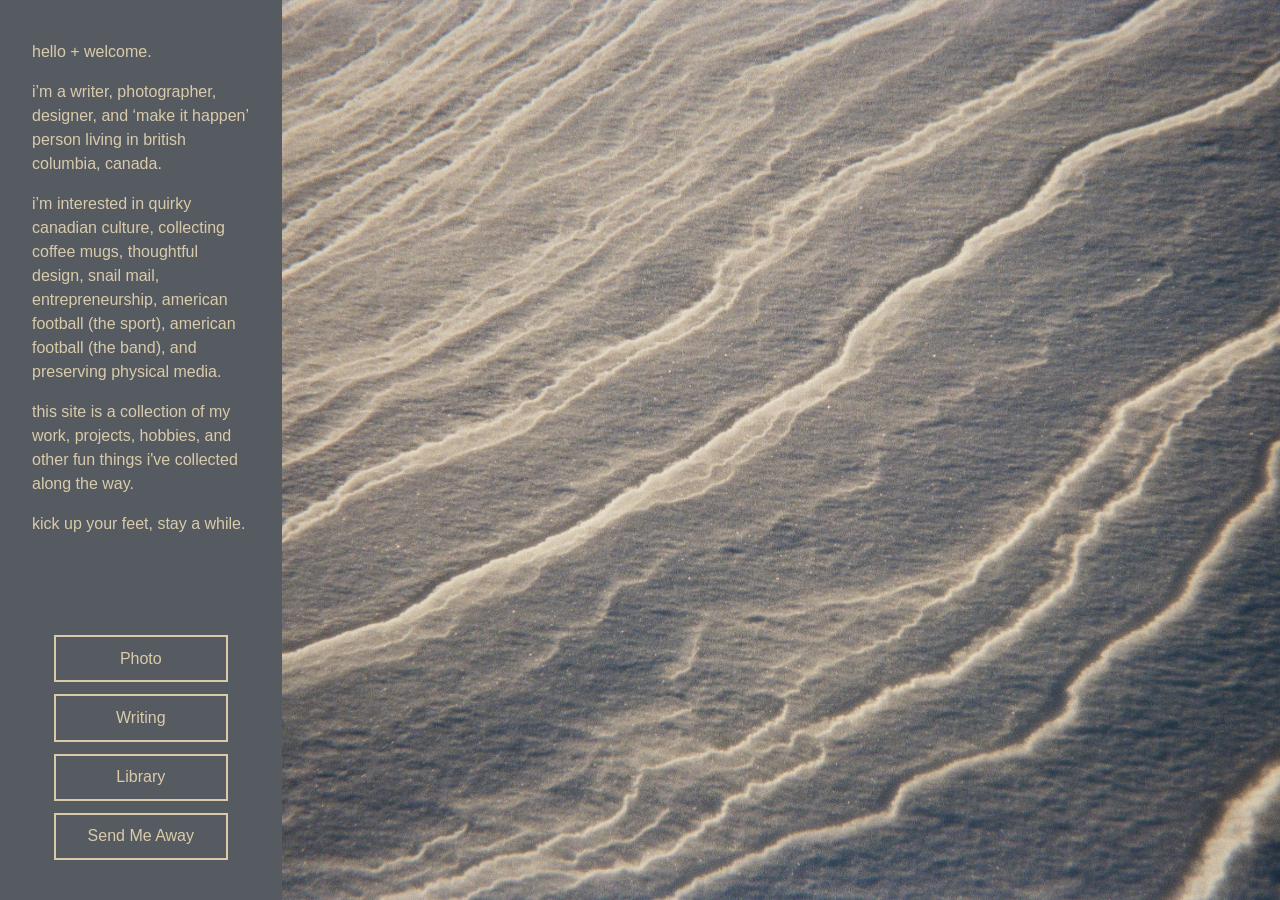
<file: index.html>
<!DOCTYPE html>
<html lang="en">
<head>
  <meta charset="UTF-8" />
  <meta name="viewport" content="width=device-width, initial-scale=1.0" />
  <title>lauren emberson</title>
  <link rel="icon" type="image/svg+xml" href="favicon.svg" />
  <link rel="stylesheet" href="css/styles.css" />
</head>
<body>

  <!-- ===================== LEFT SIDEBAR ===================== -->
  <!-- To edit the welcome text, just change the words below. -->
  <aside class="sidebar" id="sidebar">
    <div class="sidebar__intro">
      <p class="lede">hello + welcome.</p>

      <p>i’m a writer, photographer, designer, and ‘make it happen’ person
      living in british columbia, canada.</p>

      <p class="interests">i’m interested in quirky canadian culture, collecting coffee mugs,
      thoughtful design, snail mail, entrepreneurship, american football (the
      sport), american football (the band), and preserving physical media.</p>

      <p>this site is a collection of my work, projects, hobbies, and other fun
      things i've collected along the way.</p>

      <p>kick up your feet, stay a while.</p>
    </div>

    <!-- The clickable buttons at the bottom -->
    <nav class="sidebar__nav">
      <!-- Photo: opens your photography site (set the link in js/data.js) -->
      <a class="btn" id="photo-btn" href="#" target="_blank" rel="noopener">
        <span>Photo</span>
      </a>

      <!-- Writing: another page on this site -->
      <a class="btn" href="writing.html"><span>Writing</span></a>

      <!-- Library: another page on this site -->
      <a class="btn" href="library.html"><span>Library</span></a>

      <!-- Send Me Away: random link (set the list in js/data.js) -->
      <a class="btn" id="send-me-away-btn" href="#"><span>Send Me Away</span></a>
    </nav>
  </aside>

  <!-- ===================== SLIDESHOW ===================== -->
  <!-- The images are added automatically from js/data.js -->
  <main class="slideshow" id="slideshow"></main>

  <!-- Scripts: data.js must load first, then main.js -->
  <script src="js/data.js"></script>
  <script src="js/shared.js"></script>
  <script src="js/main.js"></script>
</body>
</html>
</file>
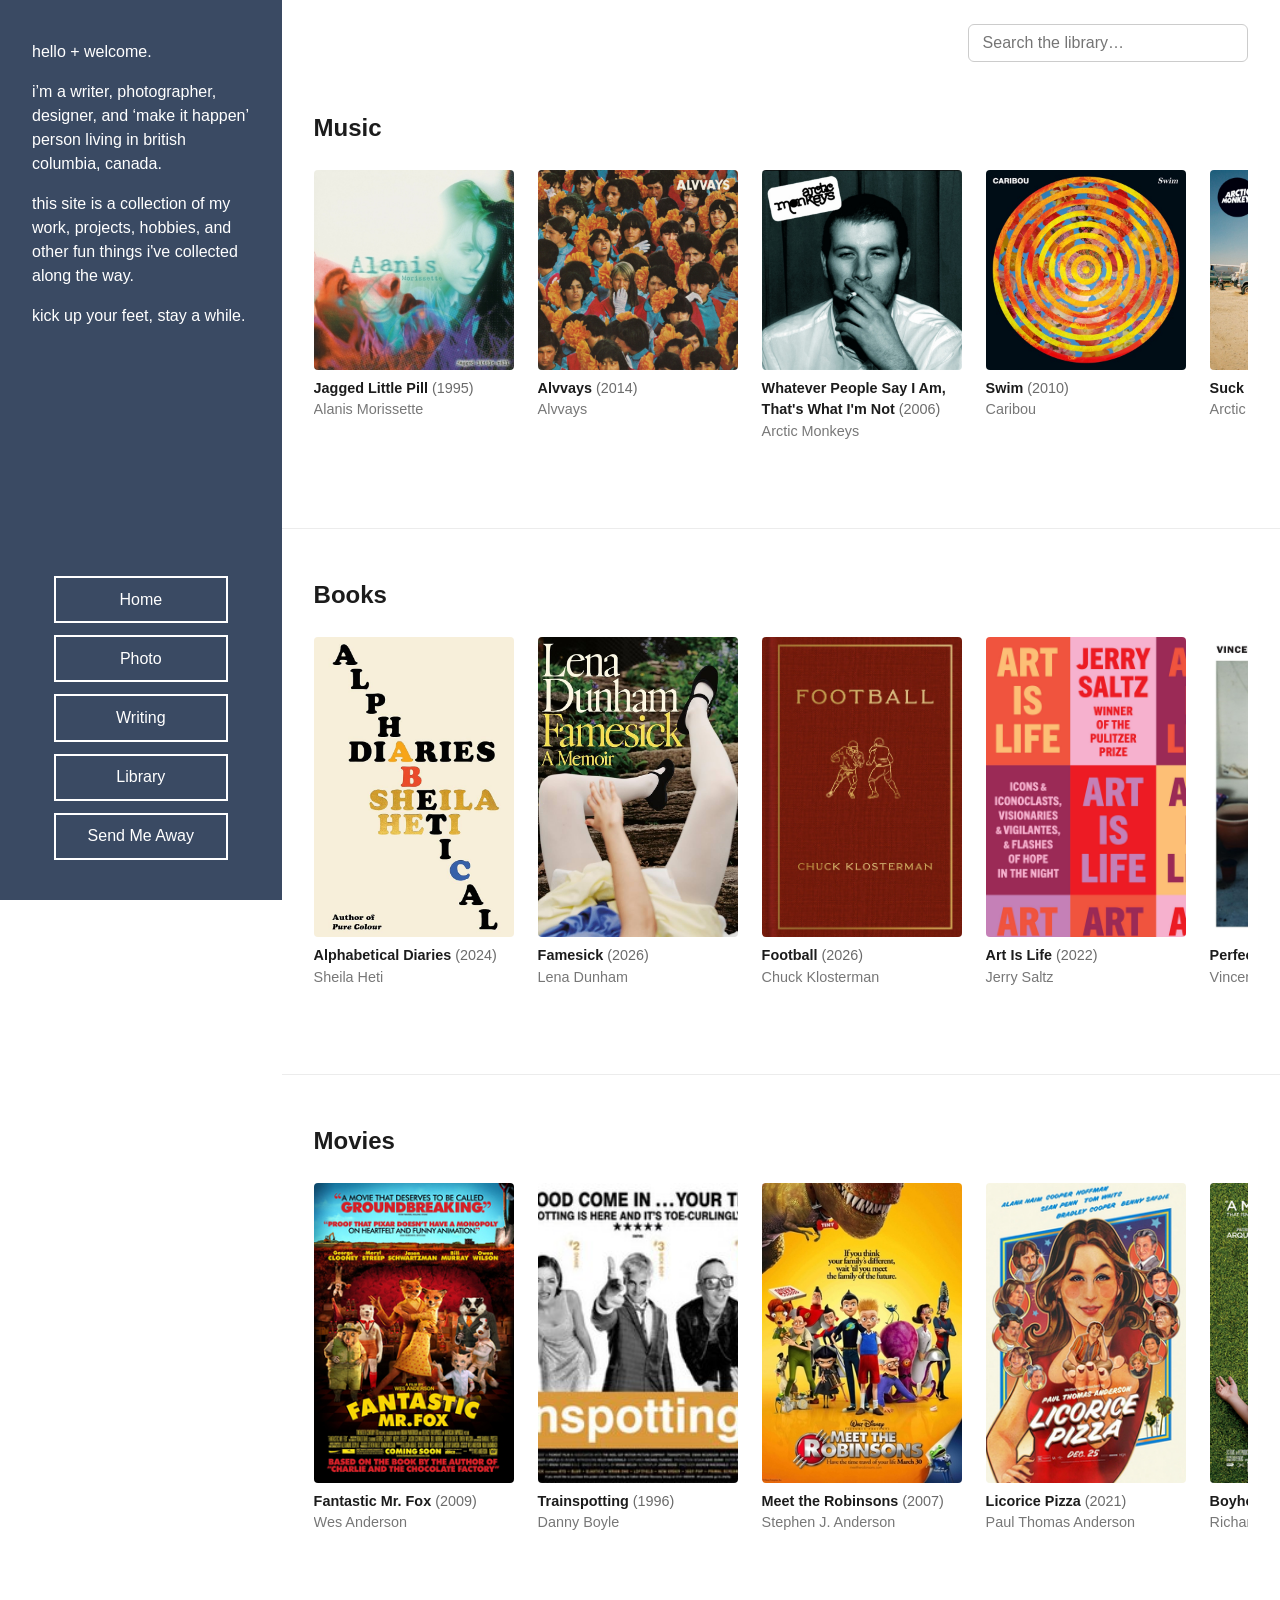
<file: library.html>
<!DOCTYPE html>
<html lang="en">
<head>
  <meta charset="UTF-8" />
  <meta name="viewport" content="width=device-width, initial-scale=1.0" />
  <title>library — lauren emberson</title>
  <link rel="icon" type="image/svg+xml" href="favicon.svg" />
  <link rel="stylesheet" href="css/styles.css" />
</head>
<body>

  <!-- ===================== LEFT SIDEBAR (same as home) ===================== -->
  <aside class="sidebar" id="sidebar">
    <div class="sidebar__intro">
      <p class="lede">hello + welcome.</p>
      <p>i’m a writer, photographer, designer, and ‘make it happen’ person
      living in british columbia, canada.</p>
      <p class="interests">i’m interested in quirky canadian culture, collecting coffee mugs,
      thoughtful design, snail mail, entrepreneurship, american football (the
      sport), american football (the band), and preserving physical media.</p>
      <p>this site is a collection of my work, projects, hobbies, and other fun
      things i've collected along the way.</p>
      <p>kick up your feet, stay a while.</p>
    </div>

    <nav class="sidebar__nav">
      <a class="btn" href="index.html"><span>Home</span></a>
      <a class="btn" id="photo-btn" href="#" target="_blank" rel="noopener">
        <span>Photo</span>
      </a>
      <a class="btn" href="writing.html"><span>Writing</span></a>
      <a class="btn" href="library.html"><span>Library</span></a>
      <a class="btn" id="send-me-away-btn" href="#"><span>Send Me Away</span></a>
    </nav>
  </aside>

  <!-- ===================== LIBRARY CONTENT ===================== -->
  <main class="content">
    <!-- Search box (top-right): typing filters every section live -->
    <div class="library-search">
      <input type="search" id="library-search-input"
             placeholder="Search the library…" aria-label="Search the library" />
    </div>

    <!-- MUSIC -->
    <section class="library-section">
      <h2 class="section-title">Music</h2>
      <div class="cover-scroller">
        <button class="scroll-btn scroll-btn--left" aria-label="scroll left">‹</button>
        <div class="cover-row" id="music-row"></div>
        <button class="scroll-btn scroll-btn--right" aria-label="scroll right">›</button>
      </div>
    </section>

    <!-- BOOKS -->
    <section class="library-section">
      <h2 class="section-title">Books</h2>
      <div class="cover-scroller">
        <button class="scroll-btn scroll-btn--left" aria-label="scroll left">‹</button>
        <div class="cover-row" id="books-row"></div>
        <button class="scroll-btn scroll-btn--right" aria-label="scroll right">›</button>
      </div>
    </section>

    <!-- MOVIES -->
    <section class="library-section">
      <h2 class="section-title">Movies</h2>
      <div class="cover-scroller">
        <button class="scroll-btn scroll-btn--left" aria-label="scroll left">‹</button>
        <div class="cover-row" id="movies-row"></div>
        <button class="scroll-btn scroll-btn--right" aria-label="scroll right">›</button>
      </div>
    </section>
  </main>

  <script>
    document.documentElement.style.setProperty('--sidebar-color', '#3a4a63');
    document.documentElement.style.setProperty('--sidebar-text', '#ffffff');
  </script>

  <script src="js/data.js"></script>
  <script src="js/shared.js"></script>
  <script src="js/movie-posters.js"></script>
  <script src="js/album-covers.js"></script>
  <script src="js/library.js"></script>
</body>
</html>
</file>
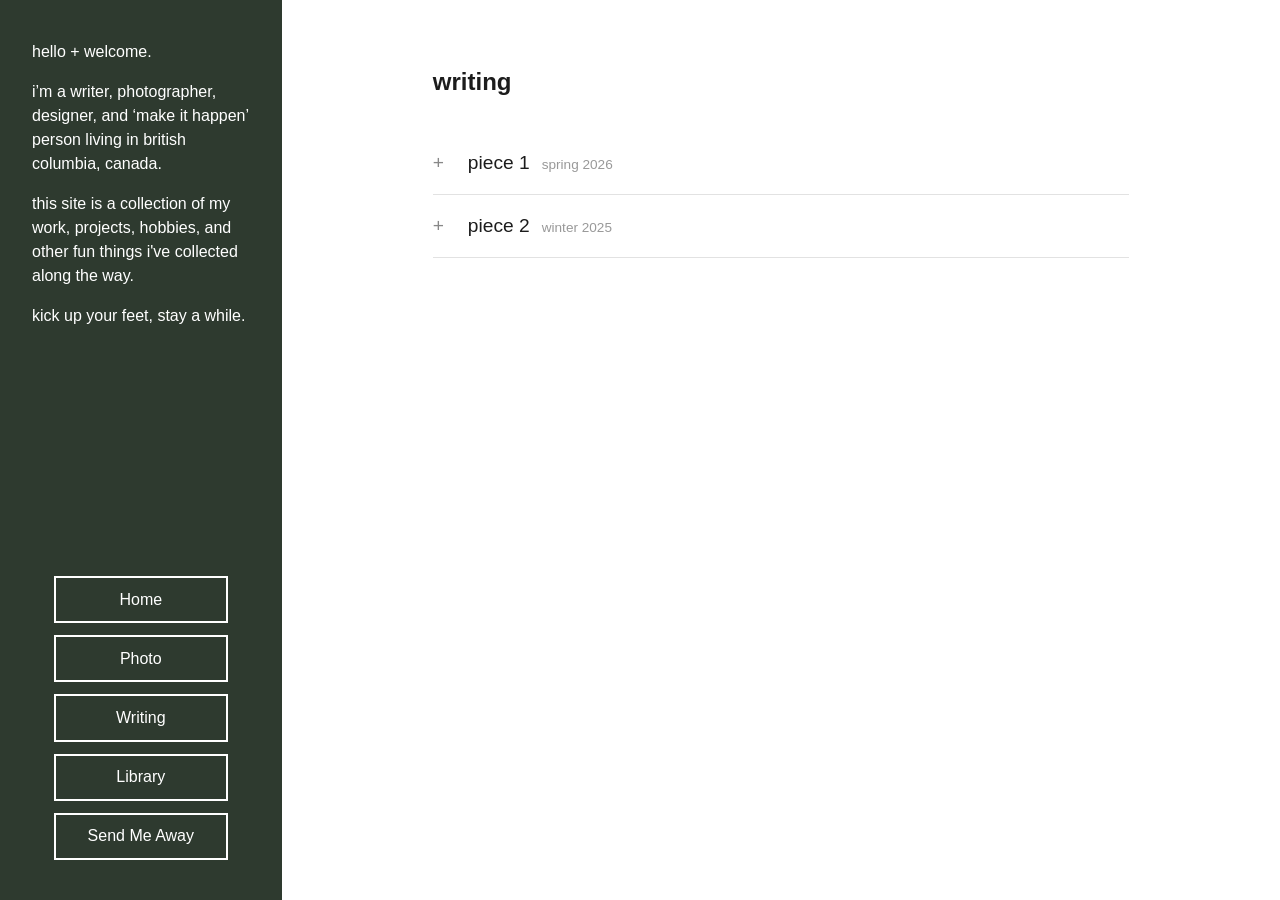
<file: writing.html>
<!DOCTYPE html>
<html lang="en">
<head>
  <meta charset="UTF-8" />
  <meta name="viewport" content="width=device-width, initial-scale=1.0" />
  <title>writing — lauren emberson</title>
  <link rel="icon" type="image/svg+xml" href="favicon.svg" />
  <link rel="stylesheet" href="css/styles.css" />
</head>
<body>

  <!-- ===================== LEFT SIDEBAR (same as home) ===================== -->
  <aside class="sidebar" id="sidebar">
    <div class="sidebar__intro">
      <p class="lede">hello + welcome.</p>
      <p>i’m a writer, photographer, designer, and ‘make it happen’ person
      living in british columbia, canada.</p>
      <p class="interests">i’m interested in quirky canadian culture, collecting coffee mugs,
      thoughtful design, snail mail, entrepreneurship, american football (the
      sport), american football (the band), and preserving physical media.</p>
      <p>this site is a collection of my work, projects, hobbies, and other fun
      things i've collected along the way.</p>
      <p>kick up your feet, stay a while.</p>
    </div>

    <nav class="sidebar__nav">
      <a class="btn" href="index.html"><span>Home</span></a>
      <a class="btn" id="photo-btn" href="#" target="_blank" rel="noopener">
        <span>Photo</span>
      </a>
      <a class="btn" href="writing.html"><span>Writing</span></a>
      <a class="btn" href="library.html"><span>Library</span></a>
      <a class="btn" id="send-me-away-btn" href="#"><span>Send Me Away</span></a>
    </nav>
  </aside>

  <!-- ===================== WRITING CONTENT ===================== -->
  <main class="content">
    <div class="page">
      <h1 class="page__title">writing</h1>
      <!-- Entries are added automatically from js/data.js -->
      <div id="writing-list"></div>
    </div>
  </main>

  <!-- On this page the sidebar has a solid colour (no slideshow). -->
  <script>
    /* Give the writing page a calm fixed sidebar colour + readable text. */
    document.documentElement.style.setProperty('--sidebar-color', '#2e3a2f');
    document.documentElement.style.setProperty('--sidebar-text', '#ffffff');
  </script>

  <script src="js/data.js"></script>
  <script src="js/shared.js"></script>
  <script src="js/writing.js"></script>
</body>
</html>
</file>
<file: css/styles.css>
/* ============================================================================
   styles.css  —  the look & feel of the whole site.
   You usually won't need to touch this. Fonts, sizes, and layout live here.
============================================================================ */

/* --- Basic reset so the site looks the same in every browser --- */
* {
  margin: 0;
  padding: 0;
  box-sizing: border-box;
}

:root {
  /* The sidebar colour is set live by JavaScript, but we give it a start value */
  --sidebar-color: #2e3a2f;
  --sidebar-text: #ffffff;
  --fade-time: 1.2s;            /* how long the cross-fade takes */
  --sidebar-width: 22%;         /* width of the left sidebar (~20%) */
}

html, body {
  height: 100%;
  font-family: Helvetica, Arial, sans-serif;   /* standard, consistent everywhere */
  font-size: 16px;              /* "medium size" base text */
  line-height: 1.5;
  letter-spacing: normal;       /* standard, un-stretched spacing site-wide */
  color: #1c1c1c;
  background: #ffffff;
  -webkit-font-smoothing: antialiased;
}

a { color: inherit; }


/* ============================================================================
   SIDEBAR (shared by every page)
============================================================================ */
.sidebar {
  position: fixed;
  top: 0;
  left: 0;
  width: var(--sidebar-width);
  height: 100vh;
  padding: 2.5rem 2rem;
  display: flex;
  flex-direction: column;
  justify-content: space-between;   /* text at top, buttons at bottom */
  background-color: var(--sidebar-color);
  color: var(--sidebar-text);
  /* the smooth colour cross-fade when images change: */
  transition: background-color var(--fade-time) ease-in-out,
              color var(--fade-time) ease-in-out;
  z-index: 10;
  overflow-y: auto;
}

.sidebar__intro p {
  margin-bottom: 1rem;
  font-size: 1rem;
}

/* "hello + welcome." is now the same standard size/weight as the rest. */
.sidebar__intro .lede {
  font-size: 1rem;
  font-weight: 400;
}

/* The navigation buttons: text with a medium-thickness rectangle around them */
.sidebar__nav {
  display: flex;
  flex-direction: column;
  align-items: center;          /* centred within the sidebar */
  gap: 0.75rem;
  margin-top: 2rem;
}

.btn {
  display: inline-block;
  width: 80%;
  max-width: 220px;
  text-align: center;
  padding: 0.6rem 1rem;
  border: 2px solid currentColor;   /* medium-thickness rectangle line */
  color: inherit;
  background: transparent;
  font-family: inherit;
  font-size: 1rem;
  text-decoration: none;
  cursor: pointer;
  transition: background-color 0.25s ease, color 0.25s ease, opacity 0.25s ease;
}

.btn:hover {
  background-color: currentColor;   /* fill on hover... */
}
.btn:hover span {
  color: var(--sidebar-color);      /* ...text flips to the sidebar colour */
}


/* ============================================================================
   MAIN CONTENT AREA (right of sidebar)
============================================================================ */
.content {
  margin-left: var(--sidebar-width);
  min-height: 100vh;
}


/* ============================================================================
   LANDING PAGE SLIDESHOW
============================================================================ */
.slideshow {
  position: fixed;
  top: 0;
  left: var(--sidebar-width);
  width: calc(100% - var(--sidebar-width));
  height: 100vh;
}

.slide {
  position: absolute;
  inset: 0;                     /* fill the whole area */
  background-size: cover;
  background-position: center;
  opacity: 0;
  transition: opacity var(--fade-time) ease-in-out;
}

.slide.is-active {
  opacity: 1;
}


/* ============================================================================
   WRITING PAGE
============================================================================ */
.page {
  max-width: 760px;
  margin: 0 auto;
  padding: 4rem 2rem 6rem;
}

.page__title {
  font-size: 1.5rem;
  font-weight: 600;
  margin-bottom: 2rem;
}

.entry {
  border-bottom: 1px solid #e2e2e2;
  padding: 1.25rem 0;
}

.entry__header {
  display: flex;
  align-items: baseline;
  gap: 0.75rem;
  background: none;
  border: none;
  width: 100%;
  text-align: left;
  cursor: pointer;
  font-family: inherit;
  font-size: 1.2rem;
  font-weight: 500;
  color: #1c1c1c;
}

.entry__toggle {
  display: inline-block;
  width: 1.2em;
  font-weight: 400;
  color: #888;
}

.entry__date {
  font-size: 0.85rem;
  color: #999;
  font-weight: 400;
}

/* Smooth expand/collapse: the row animates from 0 to its real height and back,
   so it glides open and closed no matter how long the writing is. */
.entry__body {
  display: grid;
  grid-template-rows: 0fr;
  transition: grid-template-rows 0.4s ease;
}

.entry__body-inner {
  min-height: 0;                /* required so the grid can shrink to 0 */
  overflow: hidden;
  white-space: pre-line;        /* keeps your line breaks from data.js */
  font-size: 1rem;
  color: #333;
}

.entry.is-open .entry__body {
  grid-template-rows: 1fr;
}

/* small fade + spacing that also eases in/out with the open state */
.entry.is-open .entry__body-inner {
  padding-top: 0.75rem;
}

.entry__toggle {
  transition: transform 0.3s ease;
}


/* ============================================================================
   LIBRARY PAGE (music + books)
============================================================================ */
.library-section {
  padding: 3rem 2rem;
}

.library-section + .library-section {
  border-top: 1px solid #ececec;
}

.section-title {
  font-size: 1.5rem;
  font-weight: 600;
  margin-bottom: 1.5rem;
}

/* Search box, top-right of the library page */
.library-search {
  display: flex;
  justify-content: flex-end;
  padding: 1.5rem 2rem 0;
}
#library-search-input {
  width: 280px;
  max-width: 100%;
  padding: 0.55rem 0.85rem;
  font-family: inherit;
  font-size: 1rem;
  color: #1c1c1c;
  border: 1px solid #ccc;
  border-radius: 6px;
  outline: none;
}
#library-search-input:focus {
  border-color: #888;
}

/* Title tile shown when a card has no cover/poster image yet */
.cover-card__fallback {
  width: 100%;
  height: 100%;
  display: flex;
  align-items: center;
  justify-content: center;
  text-align: center;
  padding: 0.75rem;
  background: #3b3b3b;
  color: #fff;
  font-weight: 600;
  font-size: 0.95rem;
  line-height: 1.3;
}

/* A scroller = left arrow + the scrolling row + right arrow */
.cover-scroller {
  position: relative;
}

/* Horizontal left/right scrolling row of covers */
.cover-row {
  display: flex;
  gap: 1.5rem;
  overflow-x: auto;
  padding-bottom: 1rem;
  scroll-snap-type: x proximity;
  scroll-behavior: smooth;
}
.cover-row::-webkit-scrollbar { height: 8px; }
.cover-row::-webkit-scrollbar-thumb { background: #ccc; border-radius: 4px; }
.cover-row::-webkit-scrollbar-track { background: #f2f2f2; border-radius: 4px; }

/* The round left/right arrow buttons */
.scroll-btn {
  position: absolute;
  top: 105px;                   /* roughly centred on the cover images */
  transform: translateY(-50%);
  z-index: 5;
  width: 40px;
  height: 40px;
  border: none;
  border-radius: 50%;
  background: rgba(255, 255, 255, 0.95);
  box-shadow: 0 2px 8px rgba(0, 0, 0, 0.18);
  color: #222;
  font-size: 1.4rem;
  line-height: 1;
  cursor: pointer;
  display: flex;
  align-items: center;
  justify-content: center;
  opacity: 0;                   /* hidden until you hover the row */
  transition: opacity 0.2s ease, background 0.2s ease;
}
.scroll-btn:hover { background: #fff; }
.scroll-btn--left { left: -6px; }
.scroll-btn--right { right: -6px; }
/* Show the arrows when hovering (or keyboard-focusing) the row... */
.cover-scroller:hover .scroll-btn,
.cover-scroller:focus-within .scroll-btn {
  opacity: 1;
}
/* ...but keep an arrow hidden when there's nothing more to scroll that way. */
.scroll-btn:disabled {
  opacity: 0 !important;
  visibility: hidden;
  pointer-events: none;
}

.cover-card {
  flex: 0 0 auto;
  width: 200px;
  scroll-snap-align: start;
}

/* The image + hover overlay share this box, so the overlay always matches
   the cover's height whether it's square or a tall rectangle. */
.cover-card__media {
  position: relative;
  width: 200px;
  height: 200px;                /* default (square) — album covers */
  border-radius: 4px;
  overflow: hidden;
  background: #eee;
}
/* Books and movie posters are a standard portrait rectangle (2:3) */
.cover-card--poster .cover-card__media {
  height: 300px;
}

.cover-card__img {
  width: 100%;
  height: 100%;
  object-fit: cover;            /* crops nicely if a cover isn't exactly 2:3 */
  display: block;
}

.cover-card__caption {
  margin-top: 0.5rem;
  font-size: 0.9rem;
}
.cover-card__caption .title { font-weight: 600; }
.cover-card__caption .year { color: #6b6b6b; font-weight: 400; }
.cover-card__caption .by { color: #777; }

/* The panel that appears when you hover over a cover */
.cover-card__overlay {
  position: absolute;
  inset: 0;
  background: rgba(20, 20, 20, 0.82);
  color: #fff;
  display: flex;
  flex-direction: column;
  align-items: center;
  justify-content: center;
  gap: 0.75rem;
  opacity: 0;
  transition: opacity 0.25s ease;
  padding: 1rem;
  text-align: center;
}

.cover-card:hover .cover-card__overlay,
.cover-card:focus-within .cover-card__overlay {
  opacity: 1;
}

.stars {
  font-size: 1.25rem;
  color: #ffd166;
}

.overlay-date {
  font-size: 0.8rem;
  color: #e6e6e6;
  letter-spacing: 0.02em;
}

.overlay-links {
  display: flex;
  flex-wrap: wrap;
  gap: 1rem;
  justify-content: center;
}

/* Each link is now a simple white logo icon */
.overlay-links a {
  display: inline-flex;
  align-items: center;
  justify-content: center;
  color: #fff;                  /* icons inherit this white colour */
  text-decoration: none;
  transition: opacity 0.2s ease, transform 0.2s ease;
}
.overlay-links a:hover {
  opacity: 0.7;
  transform: scale(1.1);
}
.overlay-links svg {
  width: 26px;
  height: 26px;
  fill: currentColor;           /* = white */
  display: block;
}
/* The Wikipedia globe is drawn with lines, not a solid shape */
.overlay-links svg.icon--stroke {
  fill: none;
  stroke: currentColor;
  stroke-width: 1.4;
  stroke-linecap: round;
}


/* ============================================================================
   RESPONSIVE — SMALL SCREENS
   • The fixed sidebar becomes a normal full-width block so nothing overlaps.
   • On the LANDING PAGE the photos are hidden — mobile shows ONLY the sidebar
     (the colour still gently cross-fades on its own).
   • Content pages (Writing / Library) show the sidebar on top, content below.
============================================================================ */
@media (max-width: 800px) {
  :root { --sidebar-width: 100%; }

  .sidebar {
    position: relative;
    height: auto;
    min-height: 100vh;            /* sidebar fills the screen on the home page */
    width: 100%;
  }

  .content { margin-left: 0; }

  /* Landing-page photos are hidden on mobile — sidebar only. */
  .slideshow { display: none; }

  .sidebar__nav { align-items: center; }
}

/* --- Phones: shrink text + buttons so everything fits comfortably --- */
@media (max-width: 500px) {
  html, body { font-size: 15px; }

  .sidebar { padding: 1.75rem 1.5rem; }

  .sidebar__intro p { margin-bottom: 0.75rem; }

  .btn {
    width: 100%;
    max-width: none;
    padding: 0.5rem 0.75rem;
    font-size: 0.95rem;
  }

  .sidebar__nav { gap: 0.5rem; margin-top: 1.5rem; }

  /* Library covers scale down a touch on small phones */
  .cover-card { width: 150px; }
  .cover-card__media { width: 150px; height: 150px; }
  .cover-card--poster .cover-card__media { height: 225px; }
  .scroll-btn { top: 80px; }
}

/* --- When the sidebar runs out of room (screen too short OR too narrow, so
       the paragraph wraps taller), JavaScript adds the "is-cramped" class and
       this hides the long interests paragraph so the buttons stay in view. --- */
.sidebar.is-cramped .interests {
  display: none;
}
</file>
